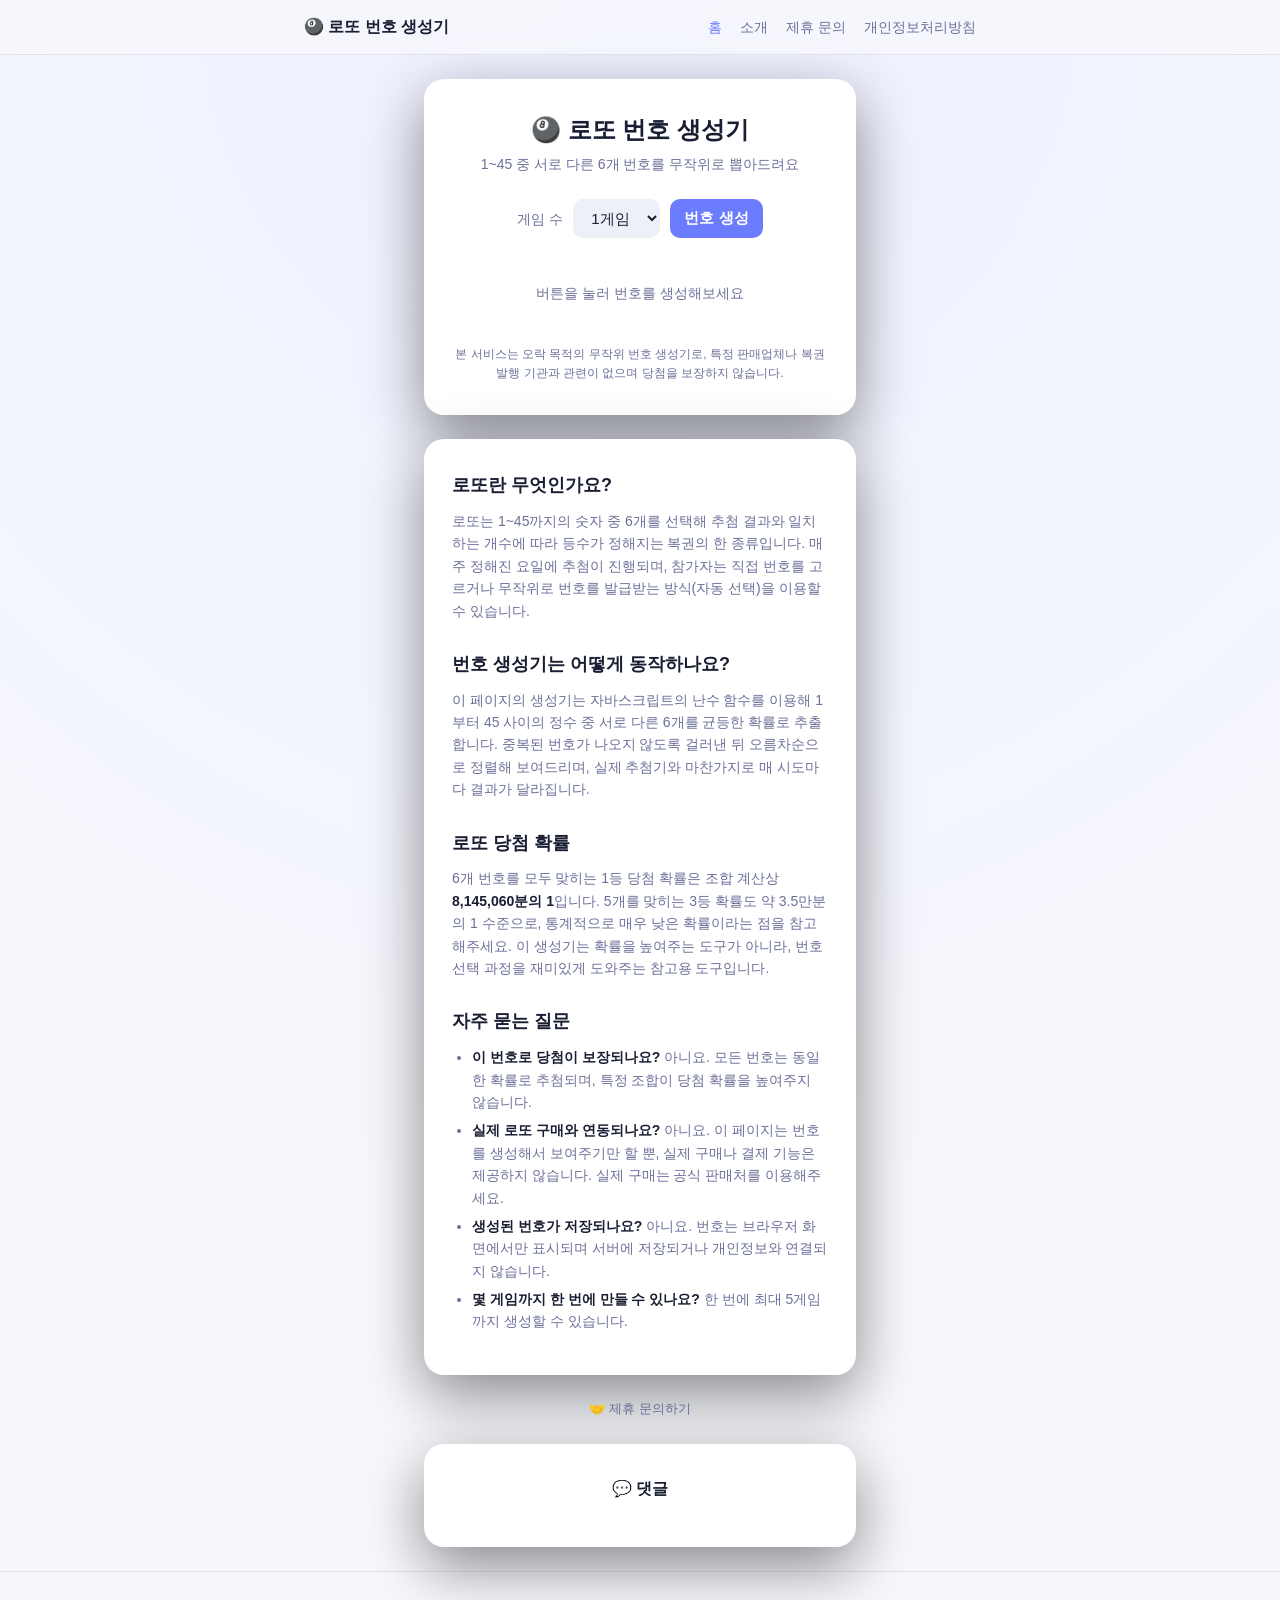
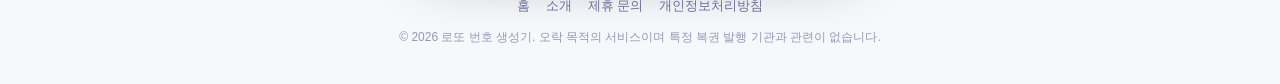
<file: index.html>
<!DOCTYPE html>
<html lang="ko">
<head>
<meta charset="UTF-8">
<meta name="viewport" content="width=device-width, initial-scale=1.0">
<!-- Google tag (gtag.js) -->
<script async src="https://www.googletagmanager.com/gtag/js?id=G-VG2CS2WSGJ"></script>
<script>
  window.dataLayer = window.dataLayer || [];
  function gtag(){dataLayer.push(arguments);}
  gtag('js', new Date());

  gtag('config', 'G-VG2CS2WSGJ');
</script>
<!-- Microsoft Clarity -->
<script type="text/javascript">
    (function(c,l,a,r,i,t,y){
        c[a]=c[a]||function(){(c[a].q=c[a].q||[]).push(arguments)};
        t=l.createElement(r);t.async=1;t.src="https://www.clarity.ms/tag/"+i;
        y=l.getElementsByTagName(r)[0];y.parentNode.insertBefore(t,y);
    })(window, document, "clarity", "script", "xu1bkibzgs");
</script>
<meta name="description" content="1~45 중 서로 다른 6개 번호를 무작위로 뽑아주는 로또 번호 생성기입니다. 로또의 원리, 당첨 확률, 자주 묻는 질문까지 함께 확인해보세요.">
<meta name="google-adsense-account" content="ca-pub-8375707403164817">
<script async src="https://pagead2.googlesyndication.com/pagead/js/adsbygoogle.js?client=ca-pub-8375707403164817"
     crossorigin="anonymous"></script>
<title>로또 번호 생성기 | 무료 랜덤 번호 추첨</title>
<link rel="stylesheet" href="style.css">
</head>
<body>
  <header class="site-header">
    <nav>
      <a class="logo" href="index.html">🎱 로또 번호 생성기</a>
      <div class="links">
        <a href="index.html" class="active">홈</a>
        <a href="about.html">소개</a>
        <a href="contact.html">제휴 문의</a>
        <a href="privacy.html">개인정보처리방침</a>
      </div>
    </nav>
  </header>

  <div class="page">
  <div class="card">
    <h1>🎱 로또 번호 생성기</h1>
    <p class="sub">1~45 중 서로 다른 6개 번호를 무작위로 뽑아드려요</p>

    <div class="controls">
      <label for="count">게임 수</label>
      <select id="count">
        <option value="1">1게임</option>
        <option value="2">2게임</option>
        <option value="3">3게임</option>
        <option value="4">4게임</option>
        <option value="5">5게임</option>
      </select>
      <button id="generate">번호 생성</button>
    </div>

    <div id="games" class="games">
      <div class="empty">버튼을 눌러 번호를 생성해보세요</div>
    </div>

    <p class="disclaimer" style="margin-top:20px;">본 서비스는 오락 목적의 무작위 번호 생성기로, 특정 판매업체나 복권 발행 기관과 관련이 없으며 당첨을 보장하지 않습니다.</p>
  </div>

  <div class="card prose">
    <h2>로또란 무엇인가요?</h2>
    <p>로또는 1~45까지의 숫자 중 6개를 선택해 추첨 결과와 일치하는 개수에 따라 등수가 정해지는 복권의 한 종류입니다. 매주 정해진 요일에 추첨이 진행되며, 참가자는 직접 번호를 고르거나 무작위로 번호를 발급받는 방식(자동 선택)을 이용할 수 있습니다.</p>

    <h2>번호 생성기는 어떻게 동작하나요?</h2>
    <p>이 페이지의 생성기는 자바스크립트의 난수 함수를 이용해 1부터 45 사이의 정수 중 서로 다른 6개를 균등한 확률로 추출합니다. 중복된 번호가 나오지 않도록 걸러낸 뒤 오름차순으로 정렬해 보여드리며, 실제 추첨기와 마찬가지로 매 시도마다 결과가 달라집니다.</p>

    <h2>로또 당첨 확률</h2>
    <p>6개 번호를 모두 맞히는 1등 당첨 확률은 조합 계산상 <strong>8,145,060분의 1</strong>입니다. 5개를 맞히는 3등 확률도 약 3.5만분의 1 수준으로, 통계적으로 매우 낮은 확률이라는 점을 참고해주세요. 이 생성기는 확률을 높여주는 도구가 아니라, 번호 선택 과정을 재미있게 도와주는 참고용 도구입니다.</p>

    <h2>자주 묻는 질문</h2>
    <ul>
      <li><strong>이 번호로 당첨이 보장되나요?</strong> 아니요. 모든 번호는 동일한 확률로 추첨되며, 특정 조합이 당첨 확률을 높여주지 않습니다.</li>
      <li><strong>실제 로또 구매와 연동되나요?</strong> 아니요. 이 페이지는 번호를 생성해서 보여주기만 할 뿐, 실제 구매나 결제 기능은 제공하지 않습니다. 실제 구매는 공식 판매처를 이용해주세요.</li>
      <li><strong>생성된 번호가 저장되나요?</strong> 아니요. 번호는 브라우저 화면에서만 표시되며 서버에 저장되거나 개인정보와 연결되지 않습니다.</li>
      <li><strong>몇 게임까지 한 번에 만들 수 있나요?</strong> 한 번에 최대 5게임까지 생성할 수 있습니다.</li>
    </ul>
  </div>

    <a href="contact.html" style="display:block; margin-top:0; text-align:center; font-size:13px; color:var(--muted); text-decoration:none;">🤝 제휴 문의하기</a>

  <div class="card">
    <h2 style="text-align:center; font-size:16px; margin-top:0;">💬 댓글</h2>
    <div id="disqus_thread"></div>
    <script>
        var disqus_config = function () {
        this.page.url = window.location.href;
        this.page.identifier = 'lotto-index';
        };
        (function() { // DON'T EDIT BELOW THIS LINE
        var d = document, s = d.createElement('script');
        s.src = 'https://jjaeseongmin.disqus.com/embed.js';
        s.setAttribute('data-timestamp', +new Date());
        (d.head || d.body).appendChild(s);
        })();
    </script>
    <noscript>Please enable JavaScript to view the <a href="https://disqus.com/?ref_noscript">comments powered by Disqus.</a></noscript>
  </div>
  </div>

  <footer class="site-footer">
    <div class="links">
      <a href="index.html">홈</a>
      <a href="about.html">소개</a>
      <a href="contact.html">제휴 문의</a>
      <a href="privacy.html">개인정보처리방침</a>
    </div>
    <p class="copyright">© 2026 로또 번호 생성기. 오락 목적의 서비스이며 특정 복권 발행 기관과 관련이 없습니다.</p>
  </footer>

  <script>
    function ballClass(n) {
      if (n <= 10) return 'b1';
      if (n <= 20) return 'b2';
      if (n <= 30) return 'b3';
      if (n <= 40) return 'b4';
      return 'b5';
    }

    function generateOneGame() {
      const numbers = new Set();
      while (numbers.size < 6) {
        numbers.add(Math.floor(Math.random() * 45) + 1);
      }
      return [...numbers].sort((a, b) => a - b);
    }

    function render(games) {
      const container = document.getElementById('games');
      container.innerHTML = '';
      games.forEach((game, i) => {
        const row = document.createElement('div');
        row.className = 'game-row';
        row.style.animationDelay = `${i * 0.06}s`;

        const label = document.createElement('div');
        label.className = 'game-label';
        label.textContent = `${i + 1}게임`;

        const balls = document.createElement('div');
        balls.className = 'balls';
        game.forEach((n, j) => {
          const ball = document.createElement('div');
          ball.className = `ball ${ballClass(n)}`;
          ball.textContent = n;
          ball.style.animationDelay = `${i * 0.06 + j * 0.05}s`;
          balls.appendChild(ball);
        });

        row.appendChild(label);
        row.appendChild(balls);
        container.appendChild(row);
      });
    }

    document.getElementById('generate').addEventListener('click', () => {
      const count = Number(document.getElementById('count').value);
      const games = Array.from({ length: count }, generateOneGame);
      render(games);
    });
  </script>
</body>
</html>
</file>
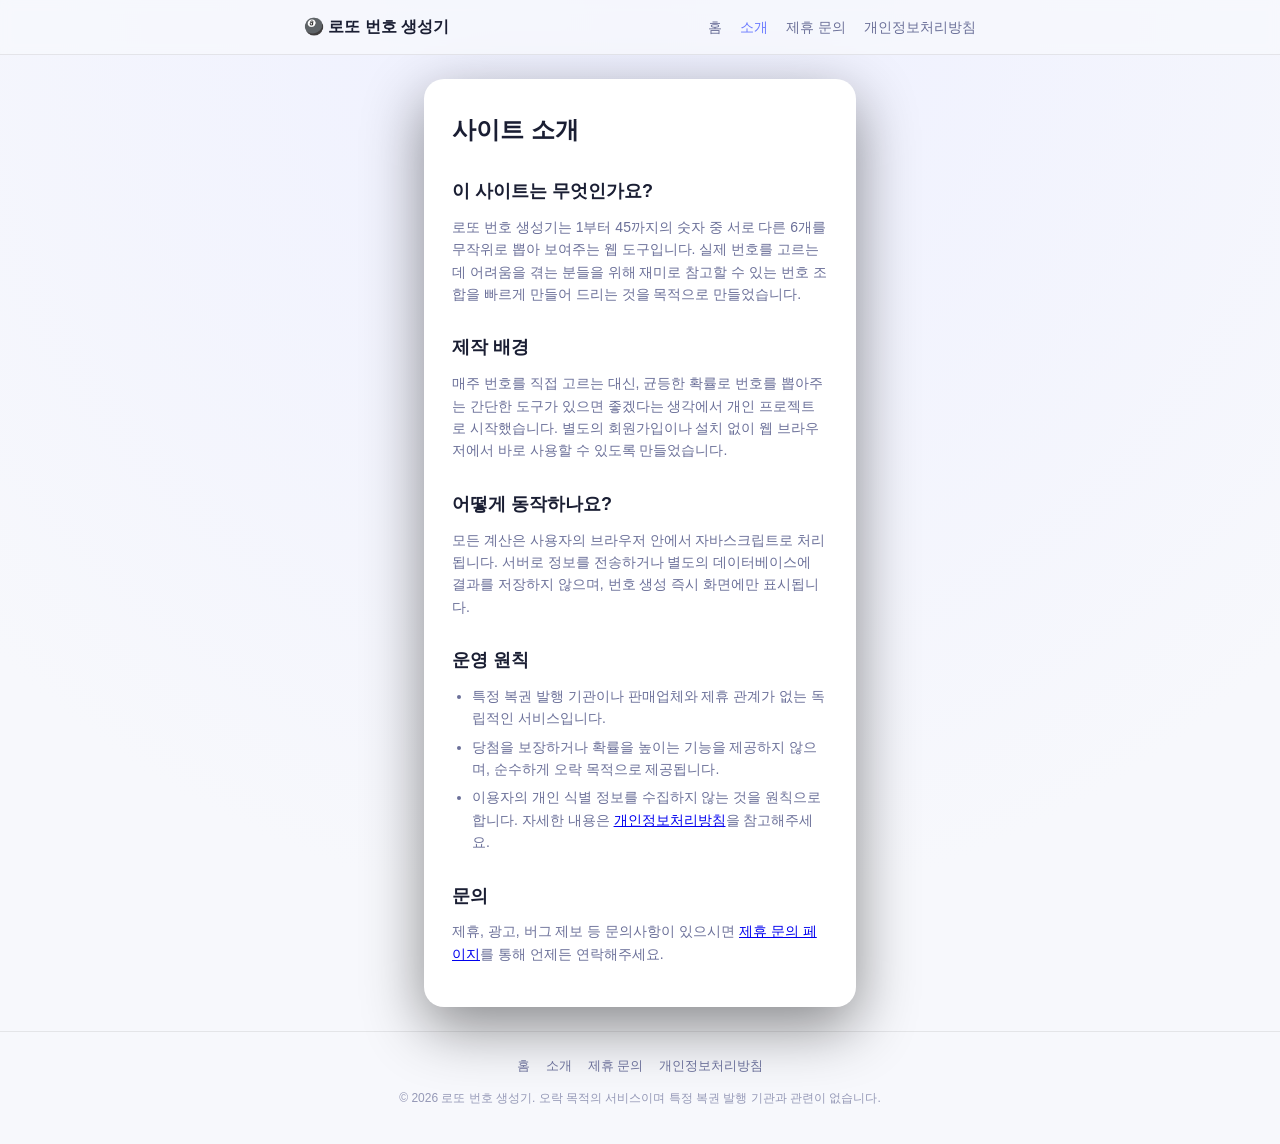
<file: about.html>
<!DOCTYPE html>
<html lang="ko">
<head>
<meta charset="UTF-8">
<meta name="viewport" content="width=device-width, initial-scale=1.0">
<!-- Google tag (gtag.js) -->
<script async src="https://www.googletagmanager.com/gtag/js?id=G-VG2CS2WSGJ"></script>
<script>
  window.dataLayer = window.dataLayer || [];
  function gtag(){dataLayer.push(arguments);}
  gtag('js', new Date());

  gtag('config', 'G-VG2CS2WSGJ');
</script>
<!-- Microsoft Clarity -->
<script type="text/javascript">
    (function(c,l,a,r,i,t,y){
        c[a]=c[a]||function(){(c[a].q=c[a].q||[]).push(arguments)};
        t=l.createElement(r);t.async=1;t.src="https://www.clarity.ms/tag/"+i;
        y=l.getElementsByTagName(r)[0];y.parentNode.insertBefore(t,y);
    })(window, document, "clarity", "script", "xu1bkibzgs");
</script>
<meta name="description" content="로또 번호 생성기 사이트 소개 - 제작 목적, 운영 방식, 사용 기술을 안내합니다.">
<meta name="google-adsense-account" content="ca-pub-8375707403164817">
<script async src="https://pagead2.googlesyndication.com/pagead/js/adsbygoogle.js?client=ca-pub-8375707403164817"
     crossorigin="anonymous"></script>
<title>사이트 소개 | 로또 번호 생성기</title>
<link rel="stylesheet" href="style.css">
</head>
<body>
  <header class="site-header">
    <nav>
      <a class="logo" href="index.html">🎱 로또 번호 생성기</a>
      <div class="links">
        <a href="index.html">홈</a>
        <a href="about.html" class="active">소개</a>
        <a href="contact.html">제휴 문의</a>
        <a href="privacy.html">개인정보처리방침</a>
      </div>
    </nav>
  </header>

  <div class="page">
  <div class="card prose">
    <h1 style="text-align:left; margin-bottom:16px;">사이트 소개</h1>

    <h2>이 사이트는 무엇인가요?</h2>
    <p>로또 번호 생성기는 1부터 45까지의 숫자 중 서로 다른 6개를 무작위로 뽑아 보여주는 웹 도구입니다. 실제 번호를 고르는 데 어려움을 겪는 분들을 위해 재미로 참고할 수 있는 번호 조합을 빠르게 만들어 드리는 것을 목적으로 만들었습니다.</p>

    <h2>제작 배경</h2>
    <p>매주 번호를 직접 고르는 대신, 균등한 확률로 번호를 뽑아주는 간단한 도구가 있으면 좋겠다는 생각에서 개인 프로젝트로 시작했습니다. 별도의 회원가입이나 설치 없이 웹 브라우저에서 바로 사용할 수 있도록 만들었습니다.</p>

    <h2>어떻게 동작하나요?</h2>
    <p>모든 계산은 사용자의 브라우저 안에서 자바스크립트로 처리됩니다. 서버로 정보를 전송하거나 별도의 데이터베이스에 결과를 저장하지 않으며, 번호 생성 즉시 화면에만 표시됩니다.</p>

    <h2>운영 원칙</h2>
    <ul>
      <li>특정 복권 발행 기관이나 판매업체와 제휴 관계가 없는 독립적인 서비스입니다.</li>
      <li>당첨을 보장하거나 확률을 높이는 기능을 제공하지 않으며, 순수하게 오락 목적으로 제공됩니다.</li>
      <li>이용자의 개인 식별 정보를 수집하지 않는 것을 원칙으로 합니다. 자세한 내용은 <a href="privacy.html">개인정보처리방침</a>을 참고해주세요.</li>
    </ul>

    <h2>문의</h2>
    <p>제휴, 광고, 버그 제보 등 문의사항이 있으시면 <a href="contact.html">제휴 문의 페이지</a>를 통해 언제든 연락해주세요.</p>
  </div>
  </div>

  <footer class="site-footer">
    <div class="links">
      <a href="index.html">홈</a>
      <a href="about.html">소개</a>
      <a href="contact.html">제휴 문의</a>
      <a href="privacy.html">개인정보처리방침</a>
    </div>
    <p class="copyright">© 2026 로또 번호 생성기. 오락 목적의 서비스이며 특정 복권 발행 기관과 관련이 없습니다.</p>
  </footer>
</body>
</html>
</file>
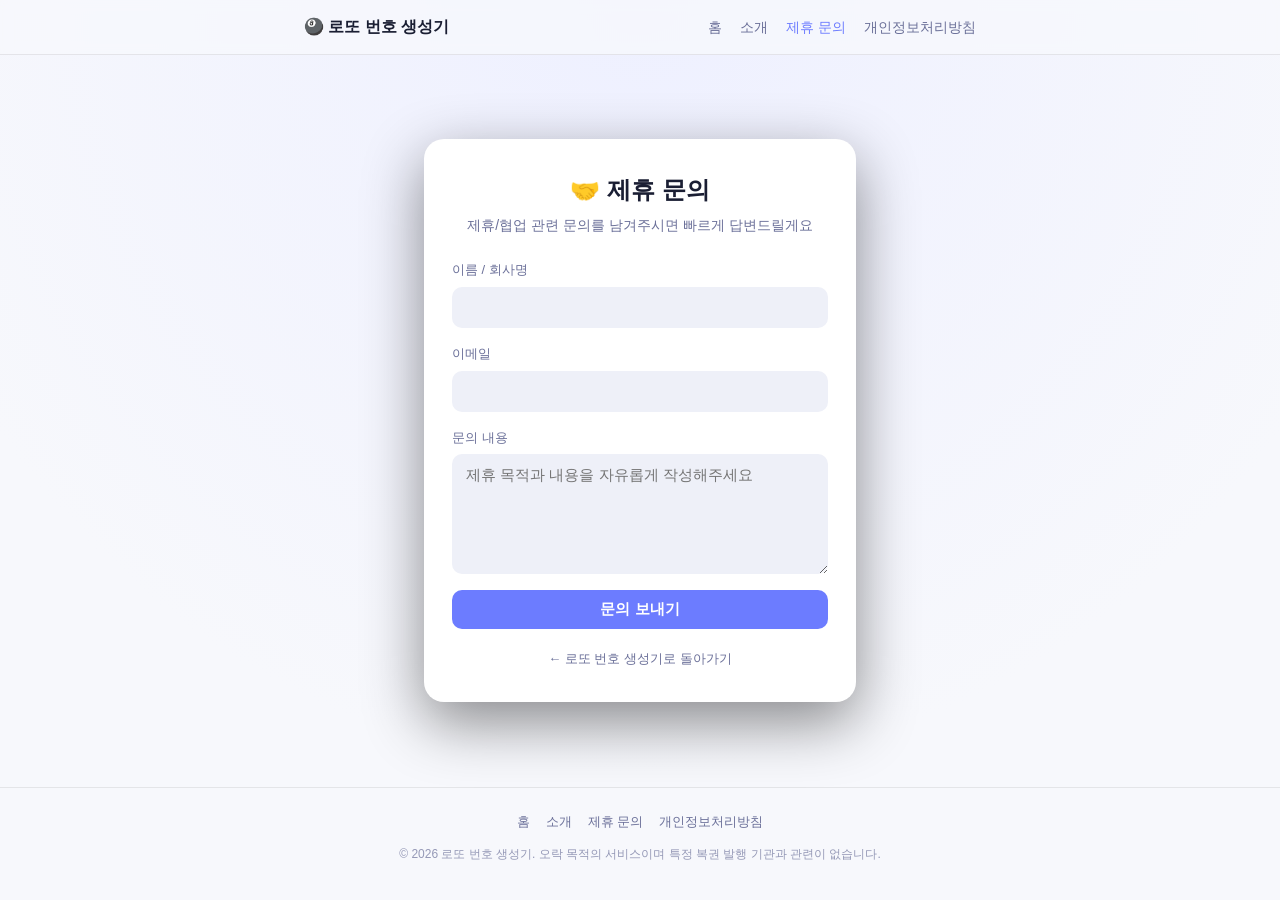
<file: contact.html>
<!DOCTYPE html>
<html lang="ko">
<head>
<meta charset="UTF-8">
<meta name="viewport" content="width=device-width, initial-scale=1.0">
<!-- Google tag (gtag.js) -->
<script async src="https://www.googletagmanager.com/gtag/js?id=G-VG2CS2WSGJ"></script>
<script>
  window.dataLayer = window.dataLayer || [];
  function gtag(){dataLayer.push(arguments);}
  gtag('js', new Date());

  gtag('config', 'G-VG2CS2WSGJ');
</script>
<!-- Microsoft Clarity -->
<script type="text/javascript">
    (function(c,l,a,r,i,t,y){
        c[a]=c[a]||function(){(c[a].q=c[a].q||[]).push(arguments)};
        t=l.createElement(r);t.async=1;t.src="https://www.clarity.ms/tag/"+i;
        y=l.getElementsByTagName(r)[0];y.parentNode.insertBefore(t,y);
    })(window, document, "clarity", "script", "xu1bkibzgs");
</script>
<meta name="description" content="로또 번호 생성기 사이트의 제휴 및 협업 문의 양식입니다.">
<meta name="google-adsense-account" content="ca-pub-8375707403164817">
<script async src="https://pagead2.googlesyndication.com/pagead/js/adsbygoogle.js?client=ca-pub-8375707403164817"
     crossorigin="anonymous"></script>
<title>제휴 문의 | 로또 번호 생성기</title>
<link rel="stylesheet" href="style.css">
</head>
<body>
  <header class="site-header">
    <nav>
      <a class="logo" href="index.html">🎱 로또 번호 생성기</a>
      <div class="links">
        <a href="index.html">홈</a>
        <a href="about.html">소개</a>
        <a href="contact.html" class="active">제휴 문의</a>
        <a href="privacy.html">개인정보처리방침</a>
      </div>
    </nav>
  </header>

  <div class="page">
  <div class="card">
    <h1>🤝 제휴 문의</h1>
    <p class="sub">제휴/협업 관련 문의를 남겨주시면 빠르게 답변드릴게요</p>

    <form id="contact-form" action="https://formspree.io/f/xpqvbplk" method="POST">
      <div class="field">
        <label for="name">이름 / 회사명</label>
        <input type="text" id="name" name="name" required>
      </div>

      <div class="field">
        <label for="email">이메일</label>
        <input type="email" id="email" name="email" required>
      </div>

      <div class="field">
        <label for="message">문의 내용</label>
        <textarea id="message" name="message" required placeholder="제휴 목적과 내용을 자유롭게 작성해주세요"></textarea>
      </div>

      <input type="text" name="_gotcha" style="display:none">
      <input type="hidden" name="_subject" value="새로운 제휴 문의">

      <button type="submit" id="submit-btn">문의 보내기</button>
    </form>

    <p id="status" class="status"></p>
    <a class="back" href="index.html">← 로또 번호 생성기로 돌아가기</a>
  </div>
  </div>

  <footer class="site-footer">
    <div class="links">
      <a href="index.html">홈</a>
      <a href="about.html">소개</a>
      <a href="contact.html">제휴 문의</a>
      <a href="privacy.html">개인정보처리방침</a>
    </div>
    <p class="copyright">© 2026 로또 번호 생성기. 오락 목적의 서비스이며 특정 복권 발행 기관과 관련이 없습니다.</p>
  </footer>

  <script>
    const form = document.getElementById('contact-form');
    const statusEl = document.getElementById('status');
    const submitBtn = document.getElementById('submit-btn');

    form.addEventListener('submit', async (e) => {
      e.preventDefault();
      submitBtn.disabled = true;
      statusEl.className = 'status';
      statusEl.textContent = '';

      try {
        const response = await fetch(form.action, {
          method: 'POST',
          body: new FormData(form),
          headers: { 'Accept': 'application/json' }
        });

        if (response.ok) {
          statusEl.textContent = '문의가 전송되었습니다. 감사합니다!';
          statusEl.className = 'status success';
          form.reset();
        } else {
          statusEl.textContent = '전송에 실패했습니다. 잠시 후 다시 시도해주세요.';
          statusEl.className = 'status error';
        }
      } catch (err) {
        statusEl.textContent = '전송 중 오류가 발생했습니다. 네트워크를 확인해주세요.';
        statusEl.className = 'status error';
      } finally {
        submitBtn.disabled = false;
      }
    });
  </script>
</body>
</html>
</file>
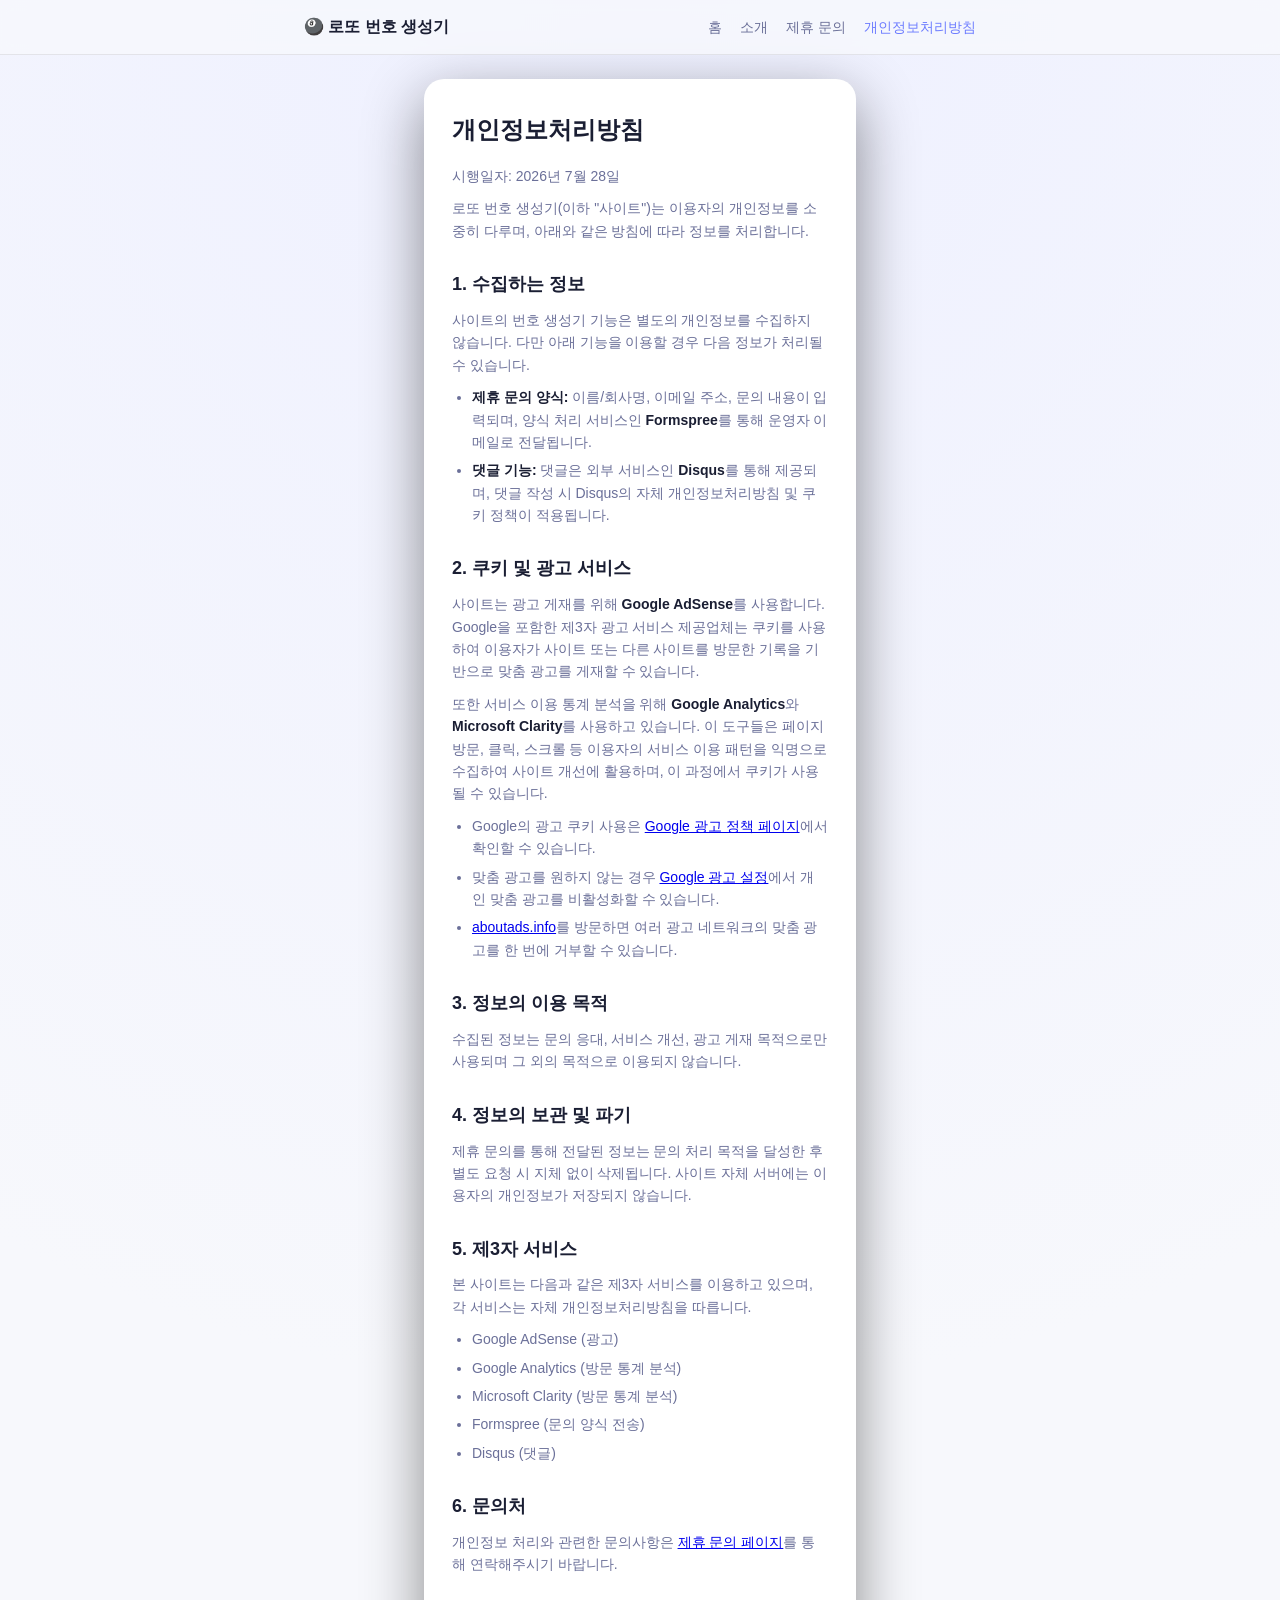
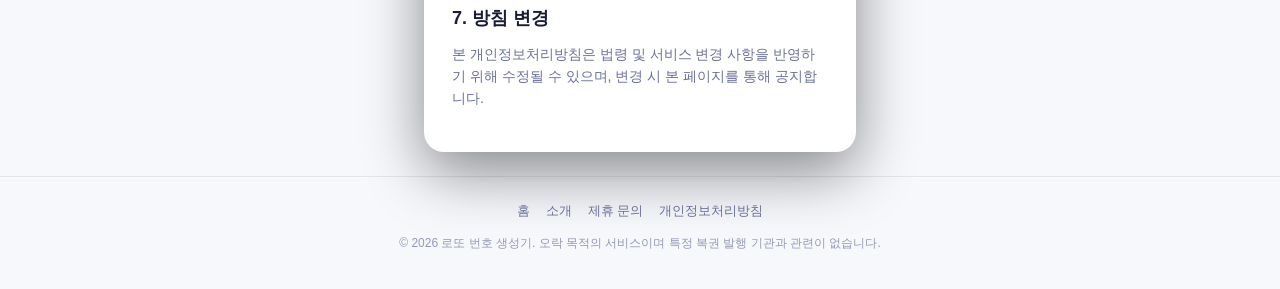
<file: privacy.html>
<!DOCTYPE html>
<html lang="ko">
<head>
<meta charset="UTF-8">
<meta name="viewport" content="width=device-width, initial-scale=1.0">
<!-- Google tag (gtag.js) -->
<script async src="https://www.googletagmanager.com/gtag/js?id=G-VG2CS2WSGJ"></script>
<script>
  window.dataLayer = window.dataLayer || [];
  function gtag(){dataLayer.push(arguments);}
  gtag('js', new Date());

  gtag('config', 'G-VG2CS2WSGJ');
</script>
<!-- Microsoft Clarity -->
<script type="text/javascript">
    (function(c,l,a,r,i,t,y){
        c[a]=c[a]||function(){(c[a].q=c[a].q||[]).push(arguments)};
        t=l.createElement(r);t.async=1;t.src="https://www.clarity.ms/tag/"+i;
        y=l.getElementsByTagName(r)[0];y.parentNode.insertBefore(t,y);
    })(window, document, "clarity", "script", "xu1bkibzgs");
</script>
<meta name="description" content="로또 번호 생성기 사이트의 개인정보처리방침입니다. 수집하는 정보, 쿠키 사용, 광고 서비스 제공업체에 대해 안내합니다.">
<meta name="google-adsense-account" content="ca-pub-8375707403164817">
<script async src="https://pagead2.googlesyndication.com/pagead/js/adsbygoogle.js?client=ca-pub-8375707403164817"
     crossorigin="anonymous"></script>
<title>개인정보처리방침 | 로또 번호 생성기</title>
<link rel="stylesheet" href="style.css">
</head>
<body>
  <header class="site-header">
    <nav>
      <a class="logo" href="index.html">🎱 로또 번호 생성기</a>
      <div class="links">
        <a href="index.html">홈</a>
        <a href="about.html">소개</a>
        <a href="contact.html">제휴 문의</a>
        <a href="privacy.html" class="active">개인정보처리방침</a>
      </div>
    </nav>
  </header>

  <div class="page">
  <div class="card prose">
    <h1 style="text-align:left; margin-bottom:16px;">개인정보처리방침</h1>
    <p>시행일자: 2026년 7월 28일</p>
    <p>로또 번호 생성기(이하 "사이트")는 이용자의 개인정보를 소중히 다루며, 아래와 같은 방침에 따라 정보를 처리합니다.</p>

    <h2>1. 수집하는 정보</h2>
    <p>사이트의 번호 생성기 기능은 별도의 개인정보를 수집하지 않습니다. 다만 아래 기능을 이용할 경우 다음 정보가 처리될 수 있습니다.</p>
    <ul>
      <li><strong>제휴 문의 양식:</strong> 이름/회사명, 이메일 주소, 문의 내용이 입력되며, 양식 처리 서비스인 <strong>Formspree</strong>를 통해 운영자 이메일로 전달됩니다.</li>
      <li><strong>댓글 기능:</strong> 댓글은 외부 서비스인 <strong>Disqus</strong>를 통해 제공되며, 댓글 작성 시 Disqus의 자체 개인정보처리방침 및 쿠키 정책이 적용됩니다.</li>
    </ul>

    <h2>2. 쿠키 및 광고 서비스</h2>
    <p>사이트는 광고 게재를 위해 <strong>Google AdSense</strong>를 사용합니다. Google을 포함한 제3자 광고 서비스 제공업체는 쿠키를 사용하여 이용자가 사이트 또는 다른 사이트를 방문한 기록을 기반으로 맞춤 광고를 게재할 수 있습니다.</p>
    <p>또한 서비스 이용 통계 분석을 위해 <strong>Google Analytics</strong>와 <strong>Microsoft Clarity</strong>를 사용하고 있습니다. 이 도구들은 페이지 방문, 클릭, 스크롤 등 이용자의 서비스 이용 패턴을 익명으로 수집하여 사이트 개선에 활용하며, 이 과정에서 쿠키가 사용될 수 있습니다.</p>
    <ul>
      <li>Google의 광고 쿠키 사용은 <a href="https://policies.google.com/technologies/ads" target="_blank" rel="noopener">Google 광고 정책 페이지</a>에서 확인할 수 있습니다.</li>
      <li>맞춤 광고를 원하지 않는 경우 <a href="https://adssettings.google.com" target="_blank" rel="noopener">Google 광고 설정</a>에서 개인 맞춤 광고를 비활성화할 수 있습니다.</li>
      <li><a href="https://www.aboutads.info" target="_blank" rel="noopener">aboutads.info</a>를 방문하면 여러 광고 네트워크의 맞춤 광고를 한 번에 거부할 수 있습니다.</li>
    </ul>

    <h2>3. 정보의 이용 목적</h2>
    <p>수집된 정보는 문의 응대, 서비스 개선, 광고 게재 목적으로만 사용되며 그 외의 목적으로 이용되지 않습니다.</p>

    <h2>4. 정보의 보관 및 파기</h2>
    <p>제휴 문의를 통해 전달된 정보는 문의 처리 목적을 달성한 후 별도 요청 시 지체 없이 삭제됩니다. 사이트 자체 서버에는 이용자의 개인정보가 저장되지 않습니다.</p>

    <h2>5. 제3자 서비스</h2>
    <p>본 사이트는 다음과 같은 제3자 서비스를 이용하고 있으며, 각 서비스는 자체 개인정보처리방침을 따릅니다.</p>
    <ul>
      <li>Google AdSense (광고)</li>
      <li>Google Analytics (방문 통계 분석)</li>
      <li>Microsoft Clarity (방문 통계 분석)</li>
      <li>Formspree (문의 양식 전송)</li>
      <li>Disqus (댓글)</li>
    </ul>

    <h2>6. 문의처</h2>
    <p>개인정보 처리와 관련한 문의사항은 <a href="contact.html">제휴 문의 페이지</a>를 통해 연락해주시기 바랍니다.</p>

    <h2>7. 방침 변경</h2>
    <p>본 개인정보처리방침은 법령 및 서비스 변경 사항을 반영하기 위해 수정될 수 있으며, 변경 시 본 페이지를 통해 공지합니다.</p>
  </div>
  </div>

  <footer class="site-footer">
    <div class="links">
      <a href="index.html">홈</a>
      <a href="about.html">소개</a>
      <a href="contact.html">제휴 문의</a>
      <a href="privacy.html">개인정보처리방침</a>
    </div>
    <p class="copyright">© 2026 로또 번호 생성기. 오락 목적의 서비스이며 특정 복권 발행 기관과 관련이 없습니다.</p>
  </footer>
</body>
</html>
</file>
<file: style.css>
:root {
  --bg: #0f1220;
  --card: #1a1e33;
  --text: #f5f6fa;
  --muted: #9a9fbf;
  --accent: #6c7cff;
  --field: #262b4a;
  --border: rgba(255,255,255,0.08);
}
* { box-sizing: border-box; }
html { scroll-behavior: smooth; }
body {
  margin: 0;
  min-height: 100vh;
  display: flex;
  flex-direction: column;
  align-items: center;
  background: radial-gradient(circle at top, #1c2140, #0b0d18 70%);
  font-family: "Pretendard", "Apple SD Gothic Neo", "Malgun Gothic", sans-serif;
  color: var(--text);
  line-height: 1.6;
}

/* Site header / navigation */
.site-header {
  width: 100%;
  display: flex;
  justify-content: center;
  border-bottom: 1px solid var(--border);
  background: rgba(15,18,32,0.6);
  backdrop-filter: blur(6px);
  position: sticky;
  top: 0;
  z-index: 10;
}
.site-header nav {
  width: 100%;
  max-width: 720px;
  display: flex;
  align-items: center;
  justify-content: space-between;
  padding: 14px 24px;
  gap: 12px;
  flex-wrap: wrap;
}
.site-header .logo {
  font-weight: 700;
  font-size: 16px;
  color: var(--text);
  text-decoration: none;
}
.site-header .links {
  display: flex;
  gap: 18px;
  flex-wrap: wrap;
}
.site-header .links a {
  font-size: 14px;
  color: var(--muted);
  text-decoration: none;
}
.site-header .links a:hover,
.site-header .links a.active {
  color: var(--accent);
}

/* Main content wrapper */
.page {
  width: 100%;
  max-width: 480px;
  display: flex;
  flex-direction: column;
  gap: 24px;
  padding: 24px;
  margin: auto 0;
}
.page.wide { max-width: 640px; }

.card {
  width: 100%;
  background: var(--card);
  border-radius: 20px;
  padding: 32px 28px;
  box-shadow: 0 20px 60px rgba(0,0,0,0.45);
}

h1 {
  margin: 0 0 4px;
  font-size: 24px;
  text-align: center;
}
p.sub {
  margin: 0 0 24px;
  text-align: center;
  color: var(--muted);
  font-size: 14px;
}

/* Prose / article content (about, privacy, info sections) */
.prose h2 {
  font-size: 18px;
  margin: 0 0 10px;
}
.prose h2:not(:first-child) { margin-top: 28px; }
.prose p {
  font-size: 14px;
  color: var(--muted);
  margin: 0 0 10px;
}
.prose ul, .prose ol {
  font-size: 14px;
  color: var(--muted);
  margin: 0 0 10px;
  padding-left: 20px;
}
.prose li { margin-bottom: 6px; }
.prose strong { color: var(--text); }

/* Form elements */
.controls {
  display: flex;
  gap: 10px;
  align-items: center;
  justify-content: center;
  margin-bottom: 24px;
  flex-wrap: wrap;
}
.controls label {
  font-size: 14px;
  color: var(--muted);
}
select, button, input, textarea {
  font-family: inherit;
}
select, button {
  font-size: 15px;
  border-radius: 10px;
  border: none;
  padding: 10px 14px;
}
select {
  background: var(--field);
  color: var(--text);
}
button {
  background: var(--accent);
  color: white;
  font-weight: 600;
  cursor: pointer;
  transition: transform 0.15s ease, box-shadow 0.15s ease;
}
button:hover { transform: translateY(-1px); box-shadow: 0 8px 20px rgba(108,124,255,0.4); }
button:active { transform: translateY(0); }
button:disabled { opacity: 0.6; cursor: not-allowed; transform: none; box-shadow: none; }

.field {
  display: flex;
  flex-direction: column;
  gap: 6px;
}
label {
  font-size: 13px;
  color: var(--muted);
}
input, textarea {
  font-size: 15px;
  border-radius: 10px;
  border: none;
  padding: 12px 14px;
  background: var(--field);
  color: var(--text);
  resize: vertical;
}
input:focus, textarea:focus {
  outline: 2px solid var(--accent);
  outline-offset: 1px;
}
textarea { min-height: 120px; }

form {
  display: flex;
  flex-direction: column;
  gap: 16px;
}

.status {
  margin-top: 14px;
  text-align: center;
  font-size: 14px;
  display: none;
}
.status.success { display: block; color: #7be495; }
.status.error { display: block; color: #ff7272; }

/* Lotto generator */
.games {
  display: flex;
  flex-direction: column;
  gap: 14px;
}
.game-row {
  display: flex;
  align-items: center;
  gap: 10px;
  background: #14172a;
  border-radius: 14px;
  padding: 12px 14px;
  opacity: 0;
  transform: translateY(6px);
  animation: rise 0.4s ease forwards;
}
.game-row .game-label {
  font-size: 12px;
  color: var(--muted);
  width: 44px;
  flex-shrink: 0;
}
.balls {
  display: flex;
  gap: 8px;
  flex-wrap: wrap;
}
.ball {
  width: 38px;
  height: 38px;
  border-radius: 50%;
  display: flex;
  align-items: center;
  justify-content: center;
  font-weight: 700;
  font-size: 14px;
  color: #14172a;
  box-shadow: inset 0 -3px 4px rgba(0,0,0,0.2), 0 2px 6px rgba(0,0,0,0.3);
  opacity: 0;
  transform: scale(0.4);
  animation: pop 0.35s ease forwards;
}
.ball.b1 { background: #fbc400; }
.ball.b2 { background: #69c8f2; }
.ball.b3 { background: #ff7272; }
.ball.b4 { background: #aaaaaa; }
.ball.b5 { background: #b0d840; }

@keyframes rise {
  to { opacity: 1; transform: translateY(0); }
}
@keyframes pop {
  to { opacity: 1; transform: scale(1); }
}

.empty {
  text-align: center;
  color: var(--muted);
  font-size: 14px;
  padding: 20px 0;
}

.disclaimer {
  font-size: 12px;
  color: var(--muted);
  text-align: center;
  margin: 0;
}

.back {
  display: block;
  margin-top: 20px;
  text-align: center;
  font-size: 13px;
  color: var(--muted);
  text-decoration: none;
}
.back:hover { color: var(--accent); }

/* Site footer */
.site-footer {
  width: 100%;
  border-top: 1px solid var(--border);
  padding: 24px;
  text-align: center;
}
.site-footer .links {
  display: flex;
  justify-content: center;
  gap: 16px;
  flex-wrap: wrap;
  margin-bottom: 10px;
}
.site-footer a {
  font-size: 13px;
  color: var(--muted);
  text-decoration: none;
}
.site-footer a:hover { color: var(--accent); }
.site-footer .copyright {
  font-size: 12px;
  color: var(--muted);
  opacity: 0.7;
}

@media (prefers-color-scheme: light) {
  body { background: radial-gradient(circle at top, #eef0ff, #f7f8fc 70%); }
  :root {
    --bg: #f7f8fc;
    --card: #ffffff;
    --text: #1a1e33;
    --muted: #6b7099;
    --field: #eef0f8;
    --border: rgba(0,0,0,0.08);
  }
  select { background: #eef0f8; }
  .game-row { background: #f4f5fb; }
  .ball { color: #1a1e33; }
  .site-header { background: rgba(247,248,252,0.75); }
}
</file>
